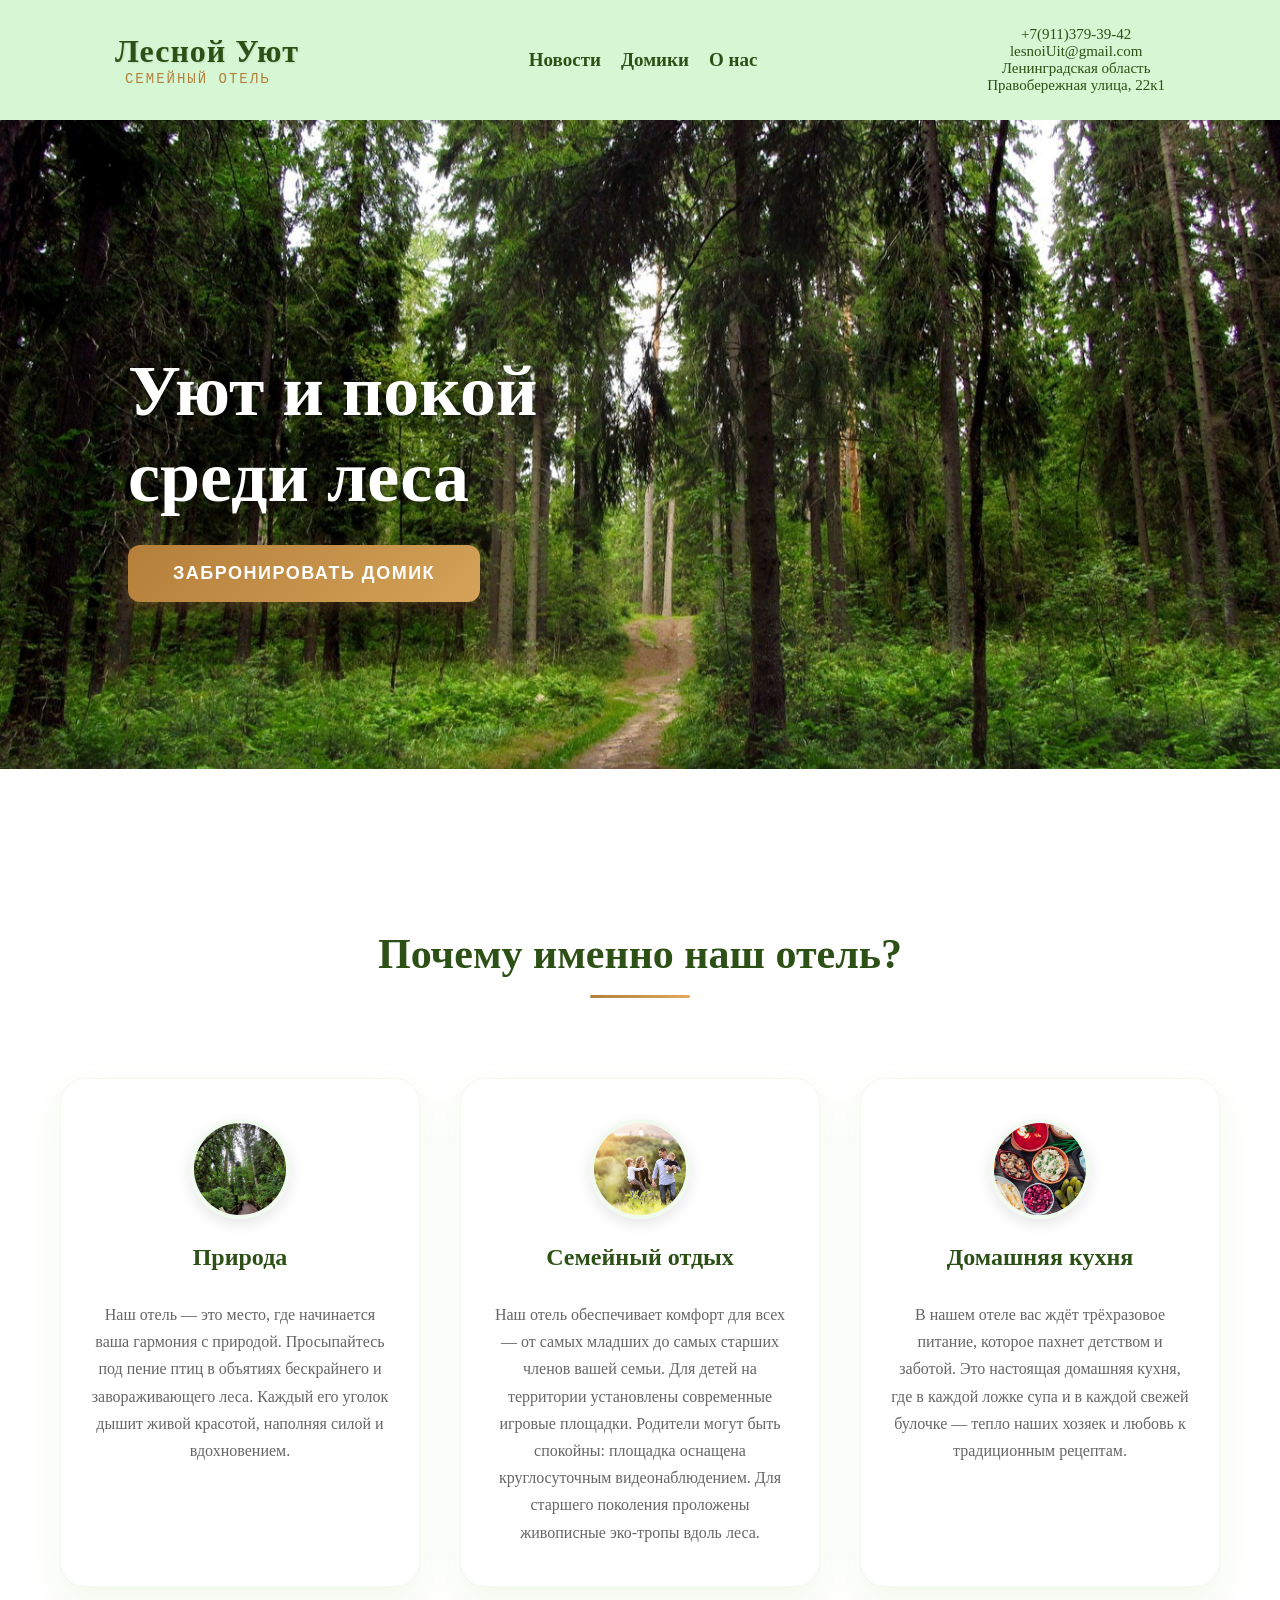
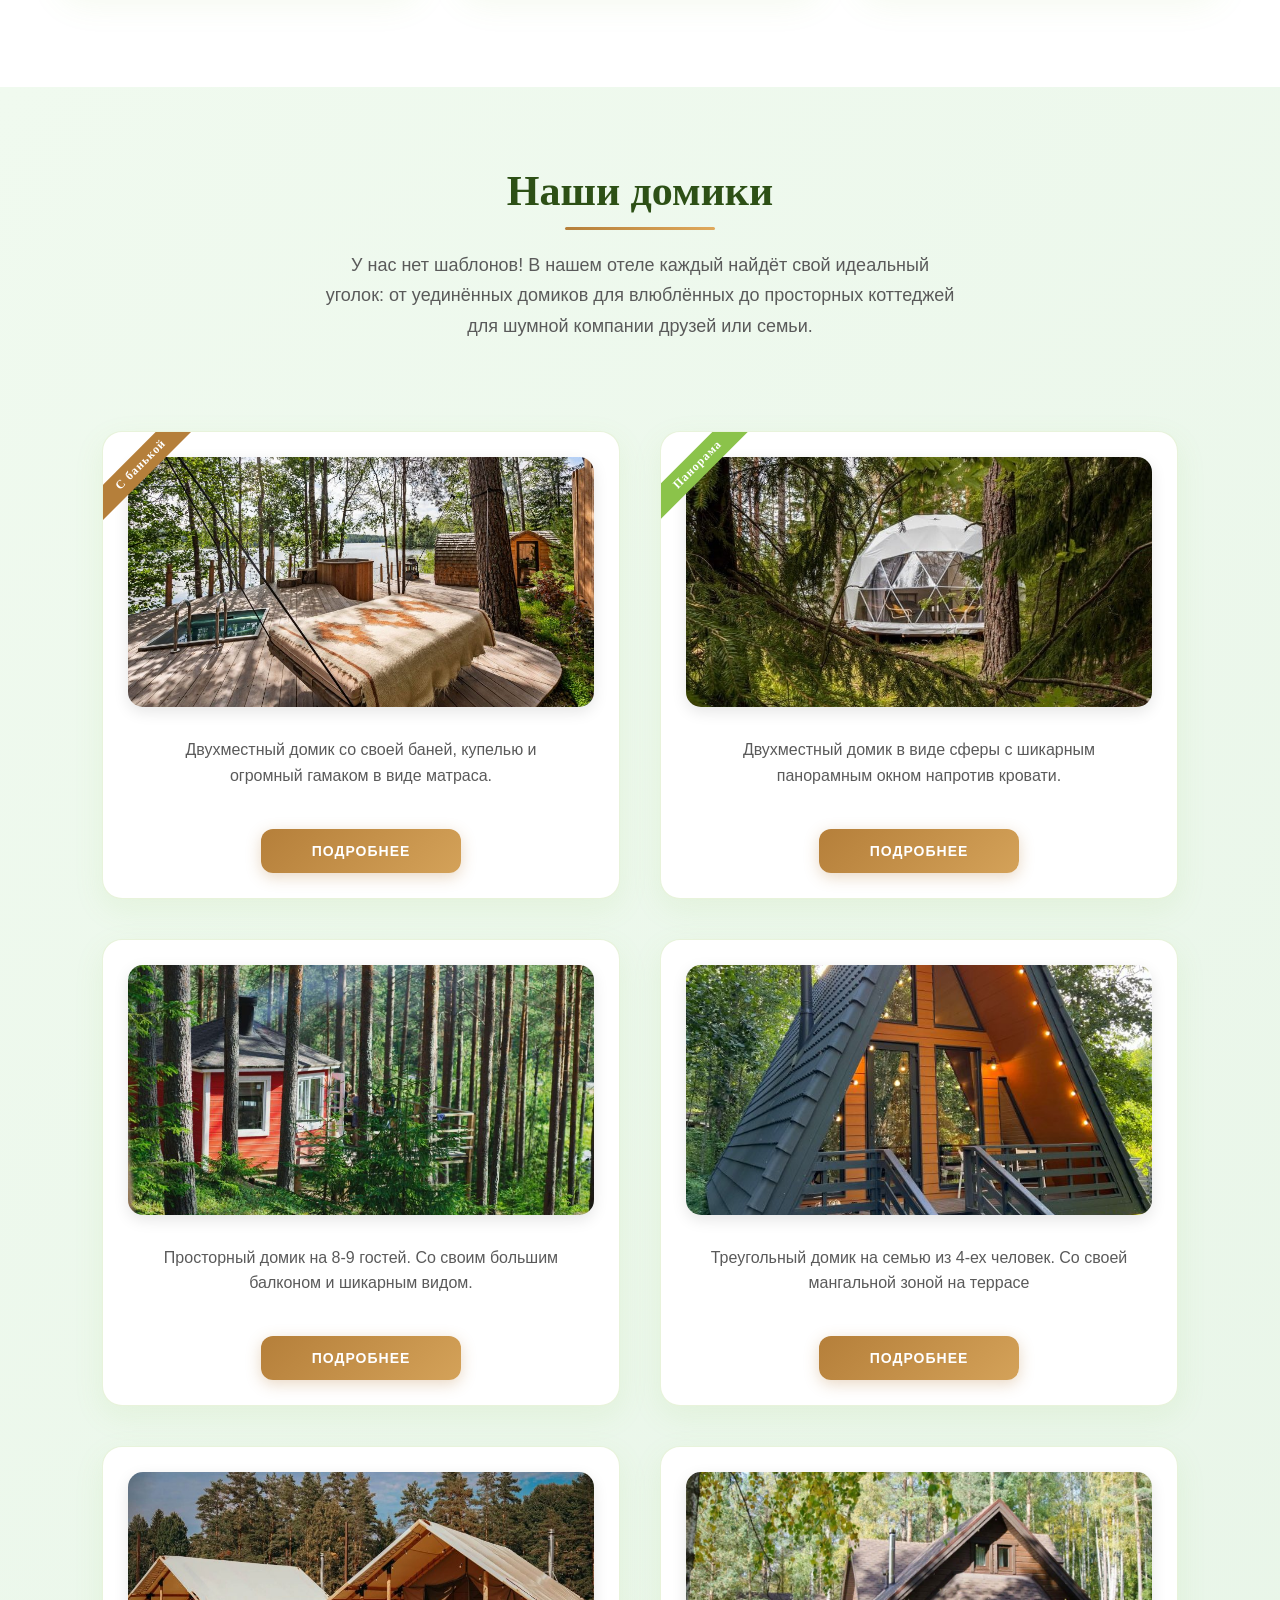
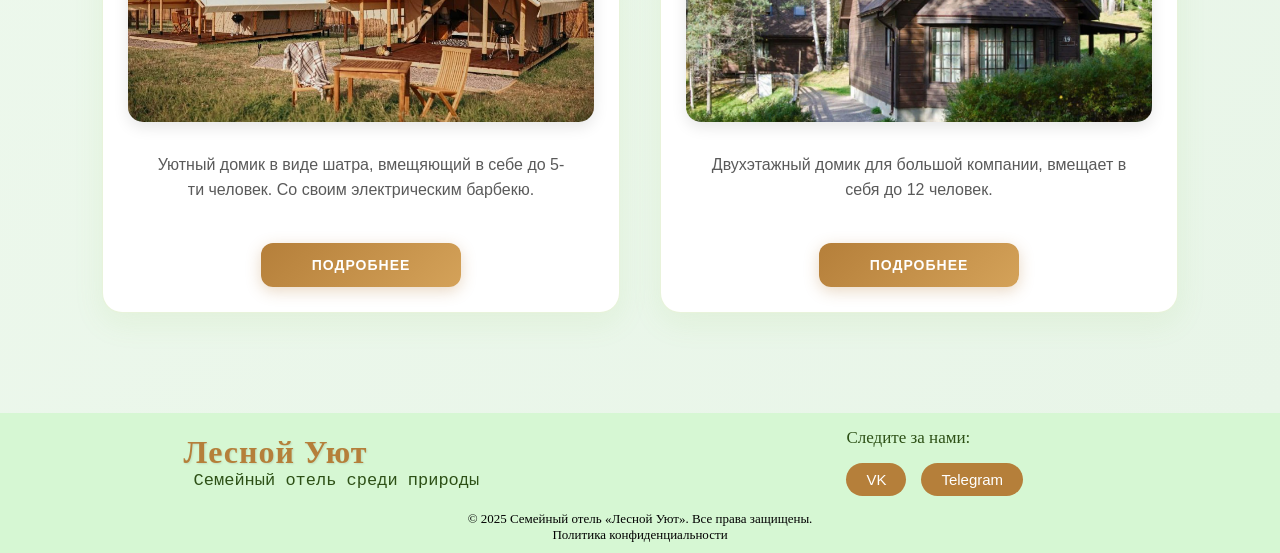
<file: index.html>
<!DOCTYPE html>
<html lang="ru">
<head>
    <meta charset="UTF-8">
    <meta name="viewport" content="width=device-width, initial-scale=1.0">
    <title>Document</title>
    <link rel="stylesheet" href="static/css/style.css"/>
</head>
<body>
    <header class="header">
        <a href="/index.html" class="header_link">
            <div class="header_container">
                <h1 class="header_title">Лесной Уют</h1>
                <h5 class="header_title_2">Семейный отель</h5>
            </div>
        </a>
        <nav class="header_nav">
            <ul class="header_ul">
                <li><a href="/news.html" class="header_li">Новости</a></li>
                <li><a href="/service/catalog.html" class="header_li">Домики</a></li>
                <li><a href="/about.html" class="header_li">О нас</a></li>
            </ul>
        </nav>
        <address class="header_address">
            <a class="phone" href="tel:+70000000000">+7(911)379-39-42</a>
            <a class="mail" href="mailto:mail@example.com">lesnoiUit@gmail.com</a>
            <a class="address">Ленинградская область</a>
            <a class="address">Правобережная улица, 22к1</a>
        </address>
    </header>

    <main class="main">
        <section class="main_photo">
            <h2 class="section_text">Уют и покой <br> среди леса</h2>
            <form action="service/catalog.html" method="get">
                <button class="section_button" type="submit">
                    Забронировать домик
                </button>
            </form>
        </section>
        <section class="main_osoben" id="osobennosti">
                <h3 class="osoben_title">Почему именно наш отель?</h3>
                <div class="osoben_container">
                    <div class="nature">
                        <img class="image_osoben" src="./static/images/nature.jpg"/>
                        <h4 class="osoben_container_title">Природа</h4>
                        <p class="osoben_text">Наш отель — это место, где начинается ваша гармония с природой. 
                        Просыпайтесь под пение птиц в объятиях бескрайнего и завораживающего леса. Каждый его уголок 
                        дышит живой красотой, наполняя силой и вдохновением.  </p>
                    </div>
                    <div class="family">
                        <img class="image_osoben" src="./static/images/fam.jpeg"/>
                        <h4 class="osoben_container_title">Семейный отдых</h4>
                        <p class="osoben_text">Наш отель обеспечивает комфорт для всех — от самых младших до самых 
                        старших членов вашей семьи. Для детей на территории установлены современные игровые площадки.
                         Родители могут быть спокойны: площадка оснащена круглосуточным видеонаблюдением. 
                         Для старшего поколения проложены живописные эко-тропы вдоль леса.</p>
                        </p>
                    </div>
                    <div class="kitchen">
                        <img class="image_osoben" src="./static/images/kitchen.jpg">
                        <h4 class="osoben_container_title">Домашняя кухня</h4>
                        <p class="osoben_text">В нашем отеле вас ждёт трёхразовое питание, которое пахнет детством 
                        и заботой. Это настоящая домашняя кухня, где в каждой ложке супа и в каждой свежей булочке — тепло 
                        наших хозяек и любовь к традиционным рецептам.</p>
                    </div>
            </div>
        </section>
        <section class="main_domiki" id="home">
            <div class="title_container">
                <h3 class="domiki_title">Наши домики</h3>
                <h5 class="domiki_title_5">У нас нет шаблонов! В нашем отеле каждый найдёт свой идеальный уголок:
                    от уединённых домиков для влюблённых до просторных коттеджей для шумной компании друзей или семьи.
                </h5>
            </div>
            <div class="domiki_container">
                <div class="safari">
                    <img class="image_domiki" src="./static/images/safari.jpg"/>
                    <p class="domiki_text">Двухместный домик со своей баней, купелью и огромный гамаком в виде матраса.</p>
                    <button class="domiki_button">Подробнее</button>
                </div>
                <div class="sfera">
                    <img class="image_domiki" src="./static/images/sfera.jpg"/>
                    <p class="domiki_text">Двухместный домик в виде сферы с шикарным панорамным окном напротив кровати.</p>
                    <button class="domiki_button">Подробнее</button>
                </div>
                <div class="derevo">
                    <img class="image_domiki" src="./static/images/derevo.jpg"/>
                    <p class="domiki_text">Просторный домик на 8-9 гостей. Со своим большим балконом и шикарным видом. </p>
                    <button class="domiki_button">Подробнее</button>
                </div>
                <div class="izb">
                    <img class="image_domiki" src="./static/images/izb.jpg"/>
                    <p class="domiki_text">Треугольный домик на семью из 4-ех человек. Со своей мангальной зоной на террасе</p>
                    <button class="domiki_button">Подробнее</button>
                </div>
                <div class="shater">
                    <img class="image_domiki" src="./static/images/shater.jpg">
                    <p class="domiki_text">Уютный домик в виде шатра, вмещяющий в себе до 5-ти человек. Со своим электрическим барбекю.</p>
                    <button class="domiki_button">Подробнее</button>
                </div>
                <div class="derevo_2">
                    <img class="image_domiki" src="./static/images/derevo_2.jpg"/>
                    <p class="domiki_text">Двухэтажный домик для большой компании, вмещает в себя до 12 человек.</p>
                    <button class="domiki_button">Подробнее</button>
                </div>
            </div>
        </section>
    </main>
    <footer class="footer">
    <div class="footer_container">
        <div class="footer_main">
            <div class="footer_logo">
                <h3 class="footer_title">Лесной Уют</h3>
                <p class="footer_subtitle">Семейный отель среди природы</p>
            </div>
            <div class="footer_social">
                <p class="social_text">Следите за нами:</p>
                <div class="social_links">
                    <button href="#" class="social_link"><a href="https://vk.com/" class="link_text">VK</a></button>
                    <button href="#" class="social_link"><a a href="https://web.telegram.org/" class="link_text">Telegram</a></button>
                </div>
            </div>
        </div>
        <div class="footer_bottom">
            <p class="copyright">© 2025 Семейный отель «Лесной Уют». Все права защищены.</p>
            <a href="#" class="privacy_link">Политика конфиденциальности</a>
        </div>
    </div>
</footer>
</body>
</html>
</file>
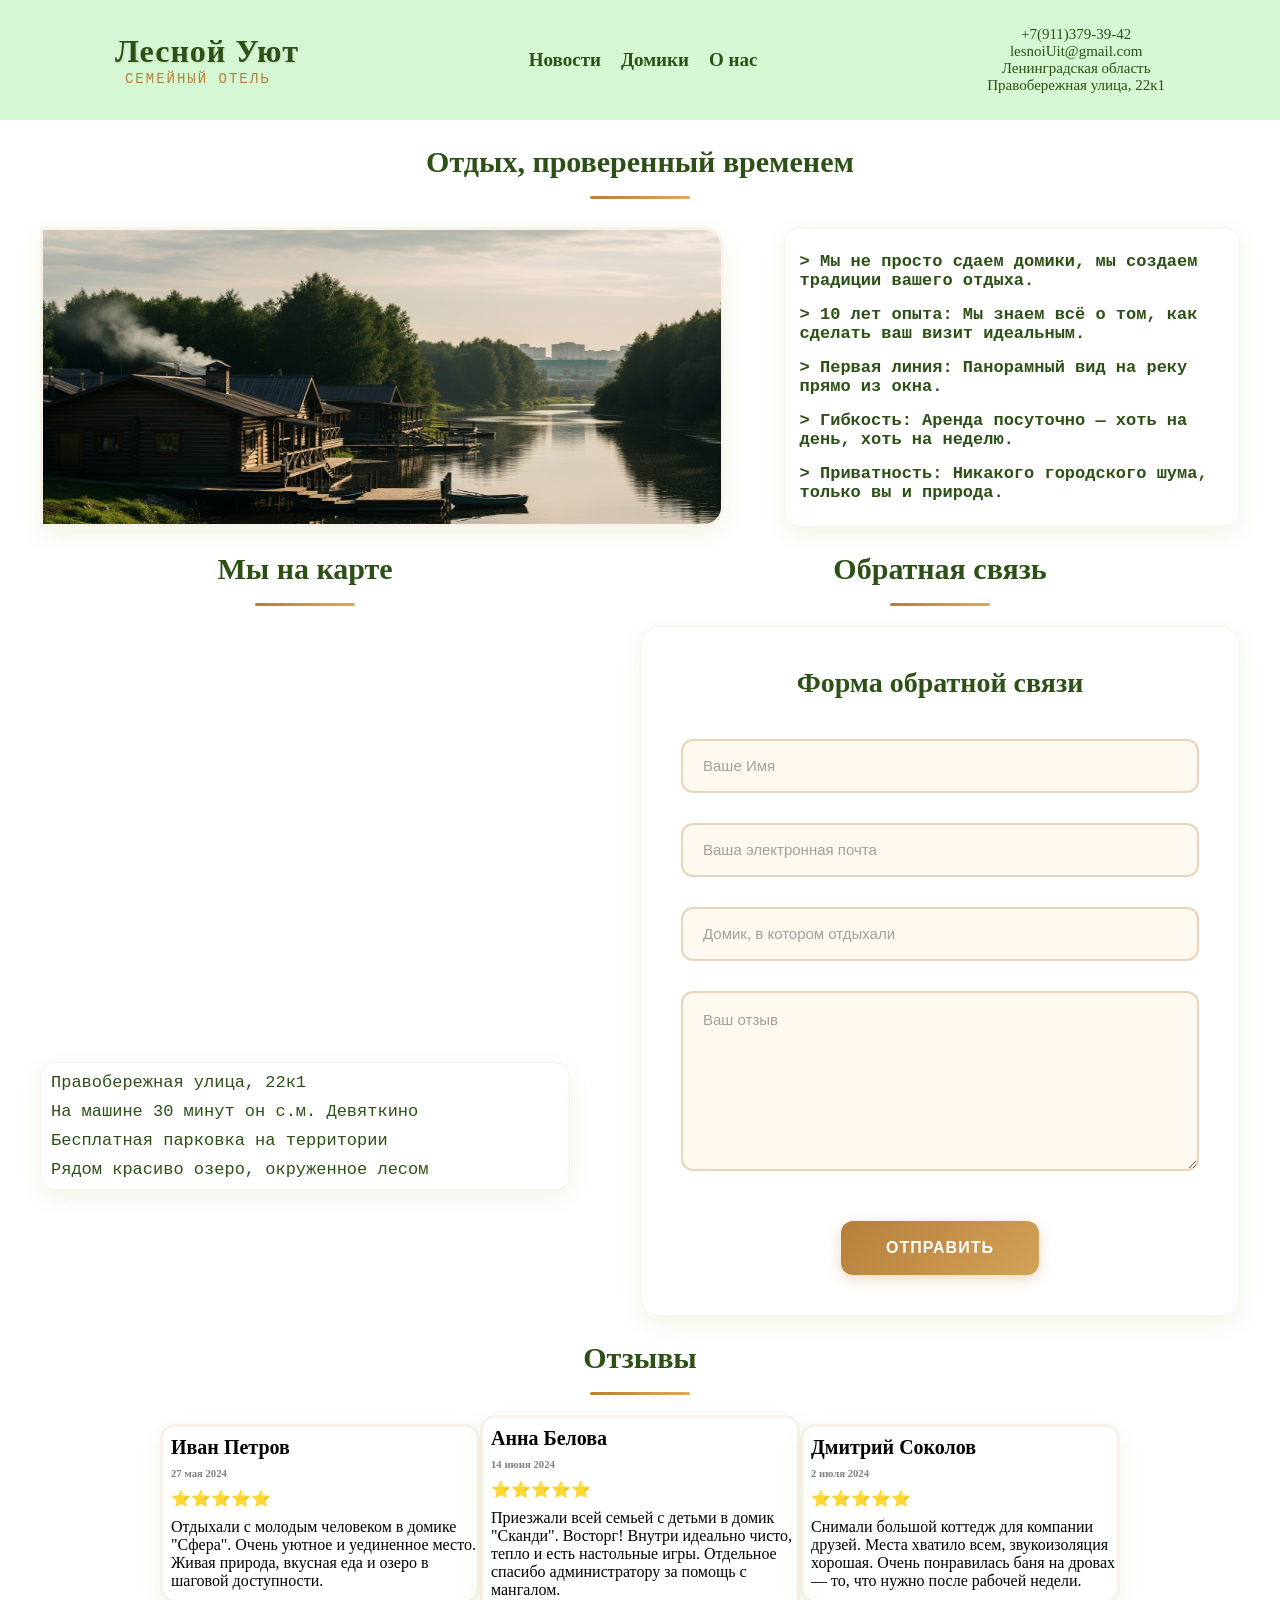
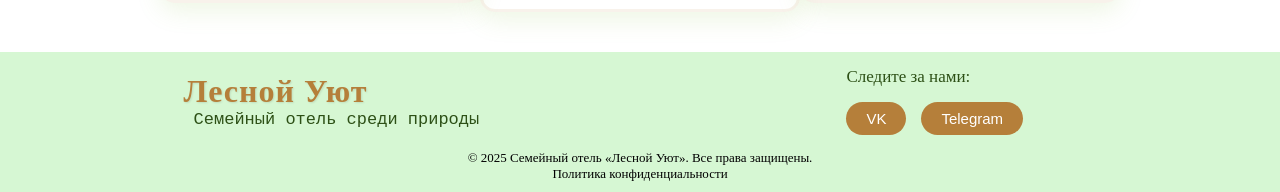
<file: about.html>
<!DOCTYPE html>
<html lang="ru">
<head>
    <meta charset="UTF-8">
    <meta name="viewport" content="width=device-width, initial-scale=1.0">
    <title>Document</title>
    <link rel="stylesheet" href="static/css/style.css"/>
    <link rel="stylesheet" href="static/css/about.css"/>
</head>
<body>
    <header class="header">
        <a href="/index.html" class="header_link">
            <div class="header_container">
                <h1 class="header_title">Лесной Уют</h1>
                <h5 class="header_title_2">Семейный отель</h5>
            </div>
        </a>
        <nav class="header_nav">
            <ul class="header_ul">
                <li><a href="/news.html" class="header_li">Новости</a></li>
                <li><a href="/service/catalog.html" class="header_li">Домики</a></li>
                <li><a href="/about.html" class="header_li">О нас</a></li>
            </ul>
        </nav>
        <address class="header_address">
            <a class="phone" href="tel:+70000000000">+7(911)379-39-42</a>
            <a class="mail" href="mailto:mail@example.com">lesnoiUit@gmail.com</a>
            <a class="address">Ленинградская область</a>
            <a class="address">Правобережная улица, 22к1</a>
        </address>
    </header>
    <main class="main">
        <section class="section_info">
            <h3 class="info_title">Отдых, проверенный временем</h3>
            <div class="info_container">
                <img class="info_image" src="static/images/info2.png"/>
                <div class="container_text">
                    <p class="info_text">> Мы не просто сдаем домики, мы создаем традиции вашего отдыха.</p>
                    <p class="info_text">> 10 лет опыта: Мы знаем всё о том, как сделать ваш визит идеальным.</p>
                    <p class="info_text">> Первая линия: Панорамный вид на реку прямо из окна.</p>
                    <p class="info_text">> Гибкость: Аренда посуточно — хоть на день, хоть на неделю.</p>
                    <p class="info_text">> Приватность: Никакого городского шума, только вы и природа.</p>
                </div>
            </div>
        </section>
        <section class="section_map">
            <div class="map">
                <h2 class="map_title">Мы на карте</h2>
                <div class="map_container">
                    <iframe class="map_tabl"
                    src="https://yandex.ru/map-widget/v1/?um=constructor%3A91652b79991ecb75947cbf6378f53c416816dc33367e64e46470ac281bd2a720&amp;
                    source=constructor"
                    width="500" 
                    height="400" 
                    frameborder="0">
                    </iframe>
                    <div class="mapText_container">
                        <p class="map_text">Правобережная улица, 22к1</p>
                        <p class="map_text">На машине 30 минут он с.м. Девяткино</p>
                        <p class="map_text">Бесплатная парковка на территории</p>
                        <p class="map_text">Рядом красиво озеро, окруженное лесом</p>
                    </div>
                </div>
            </div>
            <div class="svazi">
                <h2 class="svazi_title">Обратная связь</h2>
                <div class="svazi_tabl">
                    <h4 class="tabl_title">Форма обратной связи</h4>
                    <input  type="text" placeholder="Ваше Имя" required>
                    <input type="email" placeholder="Ваша электронная почта" required>
                    <input type="text" placeholder="Домик, в котором отдыхали" required>
                    <textarea class="message" name="message" placeholder="Ваш отзыв" maxlength="1000"></textarea>
                    <button class="tabl_button">Отправить</button>
                </div>
            </div>
        </section>
        <section class="section_reviews">
            <h3 class="reviews_title">Отзывы</h3>
            <div class="reviews_container">
                <div class="reviews_container">
                <div class="reviews">
                    <h4 class="reviews_name">Иван Петров</h4>
                    <h6 class="reviews_data">27 мая 2024</h6>
                    <p class="reviews_stars">⭐⭐⭐⭐⭐</p>
                    <p class="reviews_text">Отдыхали с молодым человеком в домике "Сфера". Очень уютное и 
                        уединенное место. Живая природа, вкусная еда и озеро в шаговой доступности.</p>
                </div>

                <div class="reviews">
                    <h4 class="reviews_name">Анна Белова</h4>
                    <h6 class="reviews_data">14 июня 2024</h6>
                    <p class="reviews_stars">⭐⭐⭐⭐⭐</p>
                    <p class="reviews_text">Приезжали всей семьей с детьми в домик "Сканди". Восторг! Внутри идеально чисто, тепло и есть настольные игры. Отдельное спасибо администратору за помощь с мангалом.</p>
                </div>

                <div class="reviews">
                    <h4 class="reviews_name">Дмитрий Соколов</h4>
                    <h6 class="reviews_data">2 июля 2024</h6>
                    <p class="reviews_stars">⭐⭐⭐⭐⭐</p>
                    <p class="reviews_text">Снимали большой коттедж для компании друзей. Места хватило всем, звукоизоляция хорошая. Очень понравилась баня на дровах — то, что нужно после рабочей недели.</p>
                </div>
            </div>
            </div>
        </section>
    </main>
    <footer class="footer">
        <div class="footer_container">
            <div class="footer_main">
                <div class="footer_logo">
                    <h3 class="footer_title">Лесной Уют</h3>
                    <p class="footer_subtitle">Семейный отель среди природы</p>
                </div>
                <div class="footer_social">
                    <p class="social_text">Следите за нами:</p>
                    <div class="social_links">
                        <button href="#" class="social_link"><a href="https://vk.com/" class="link_text">VK</a></button>
                        <button href="#" class="social_link"><a a href="https://web.telegram.org/" class="link_text">Telegram</a></button>
                    </div>
                </div>
            </div>
            <div class="footer_bottom">
                <p class="copyright">© 2025 Семейный отель «Лесной Уют». Все права защищены.</p>
                <a href="#" class="privacy_link">Политика конфиденциальности</a>
            </div>
        </div>
    </footer>
</body>
</html>
</file>
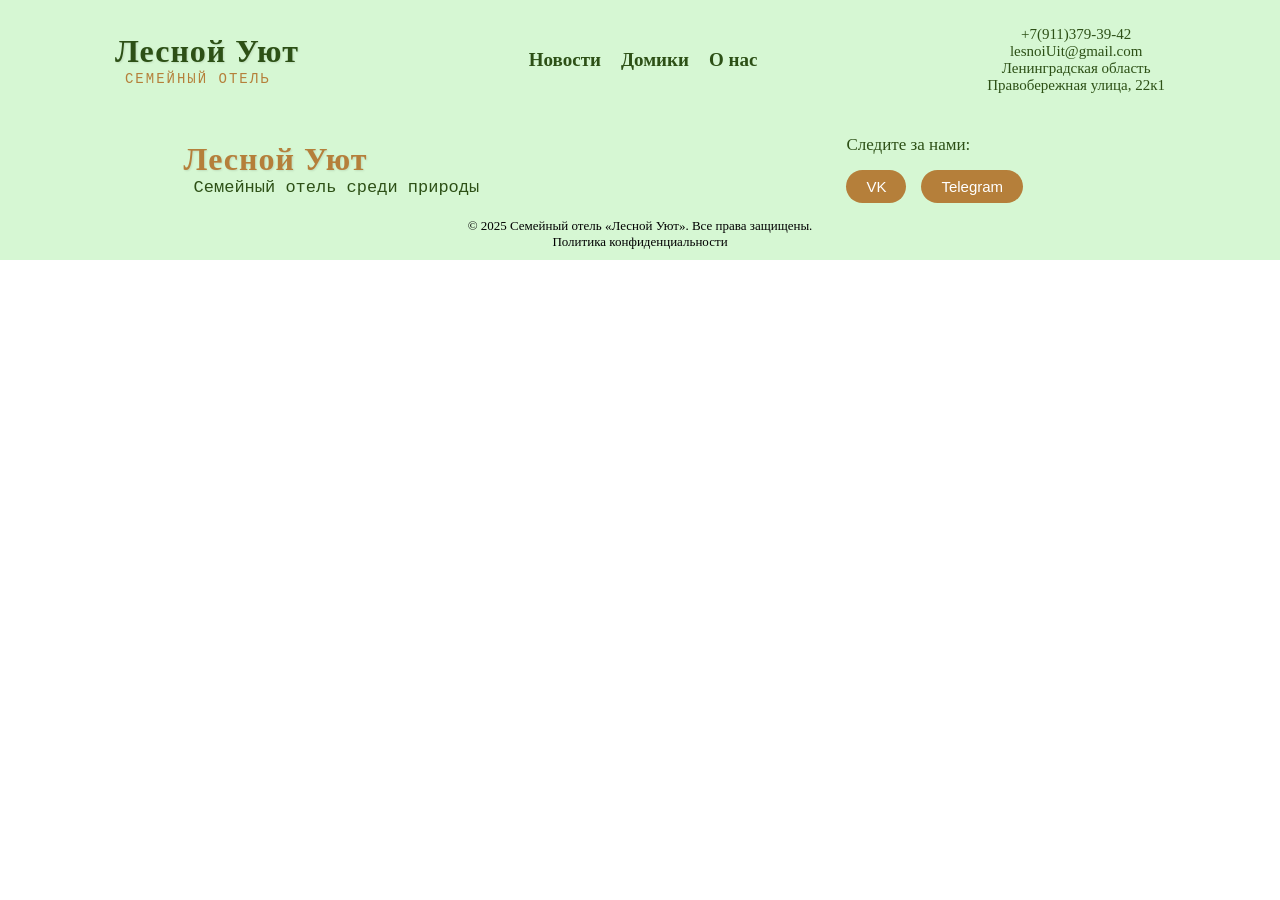
<file: news.html>
<!DOCTYPE html>
<html lang="ru">
<head>
    <meta charset="UTF-8">
    <meta name="viewport" content="width=device-width, initial-scale=1.0">
    <title>Document</title>
    <link rel="stylesheet" href="static/css/style.css"/>
</head>
<body>
    <header class="header">
        <a href="/index.html" class="header_link">
            <div class="header_container">
                <h1 class="header_title">Лесной Уют</h1>
                <h5 class="header_title_2">Семейный отель</h5>
            </div>
        </a>
        <nav class="header_nav">
            <ul class="header_ul">
                <li><a href="/news.html" class="header_li">Новости</a></li>
                <li><a href="/service/catalog.html" class="header_li">Домики</a></li>
                <li><a href="/about.html" class="header_li">О нас</a></li>
            </ul>
        </nav>
        <address class="header_address">
            <a class="phone" href="tel:+70000000000">+7(911)379-39-42</a>
            <a class="mail" href="mailto:mail@example.com">lesnoiUit@gmail.com</a>
            <a class="address">Ленинградская область</a>
            <a class="address">Правобережная улица, 22к1</a>
        </address>
    </header>
    <main class="main">
        
    </main>
    <footer class="footer">
        <div class="footer_container">
            <div class="footer_main">
                <div class="footer_logo">
                    <h3 class="footer_title">Лесной Уют</h3>
                    <p class="footer_subtitle">Семейный отель среди природы</p>
                </div>
                <div class="footer_social">
                    <p class="social_text">Следите за нами:</p>
                    <div class="social_links">
                        <button href="#" class="social_link"><a href="https://vk.com/" class="link_text">VK</a></button>
                        <button href="#" class="social_link"><a a href="https://web.telegram.org/" class="link_text">Telegram</a></button>
                    </div>
                </div>
            </div>
            <div class="footer_bottom">
                <p class="copyright">© 2025 Семейный отель «Лесной Уют». Все права защищены.</p>
                <a href="#" class="privacy_link">Политика конфиденциальности</a>
            </div>
        </div>
    </footer>
</body>
</html>
</file>
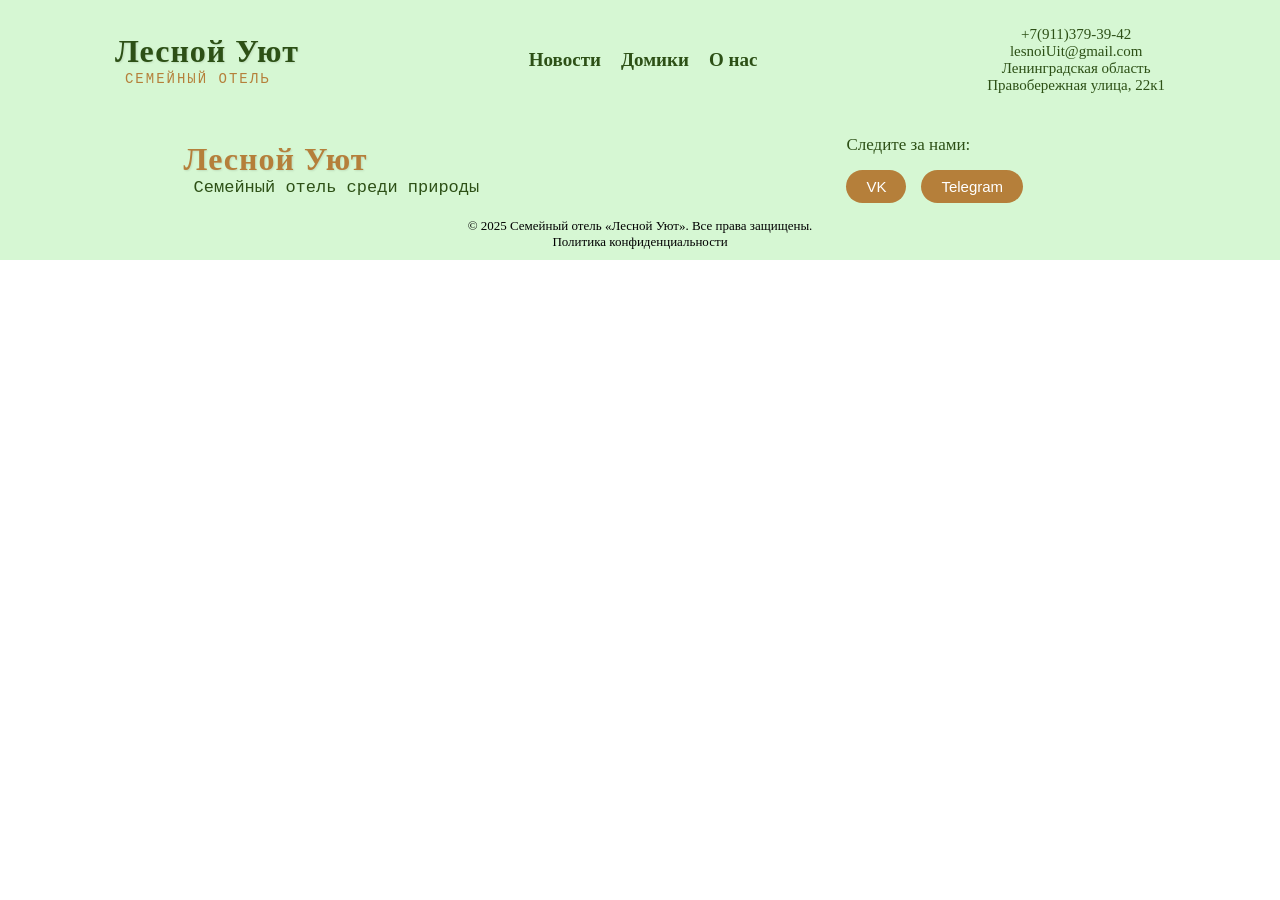
<file: service/catalog.html>
<!DOCTYPE html>
<html lang="ru">
<head>
    <meta charset="UTF-8">
    <meta name="viewport" content="width=device-width, initial-scale=1.0">
    <title>Document</title>
    <link rel="stylesheet" href="../static/css/style.css"/>
</head>
<body>
    <header class="header">
        <a href="/index.html" class="header_link">
            <div class="header_container">
                <h1 class="header_title">Лесной Уют</h1>
                <h5 class="header_title_2">Семейный отель</h5>
            </div>
        </a>
        <nav class="header_nav">
            <ul class="header_ul">
                <li><a href="/news.html" class="header_li">Новости</a></li>
                <li><a href="/service/catalog.html" class="header_li">Домики</a></li>
                <li><a href="/about.html" class="header_li">О нас</a></li>
            </ul>
        </nav>
        <address class="header_address">
            <a class="phone" href="tel:+70000000000">+7(911)379-39-42</a>
            <a class="mail" href="mailto:mail@example.com">lesnoiUit@gmail.com</a>
            <a class="address">Ленинградская область</a>
            <a class="address">Правобережная улица, 22к1</a>
        </address>
    </header>
    <main class="main">
        
    </main>
    <footer class="footer">
        <div class="footer_container">
            <div class="footer_main">
                <div class="footer_logo">
                    <h3 class="footer_title">Лесной Уют</h3>
                    <p class="footer_subtitle">Семейный отель среди природы</p>
                </div>
                <div class="footer_social">
                    <p class="social_text">Следите за нами:</p>
                    <div class="social_links">
                        <button href="#" class="social_link"><a href="https://vk.com/" class="link_text">VK</a></button>
                        <button href="#" class="social_link"><a a href="https://web.telegram.org/" class="link_text">Telegram</a></button>
                    </div>
                </div>
            </div>
            <div class="footer_bottom">
                <p class="copyright">© 2025 Семейный отель «Лесной Уют». Все права защищены.</p>
                <a href="#" class="privacy_link">Политика конфиденциальности</a>
            </div>
        </div>
    </footer>
</body>
</html>
</file>
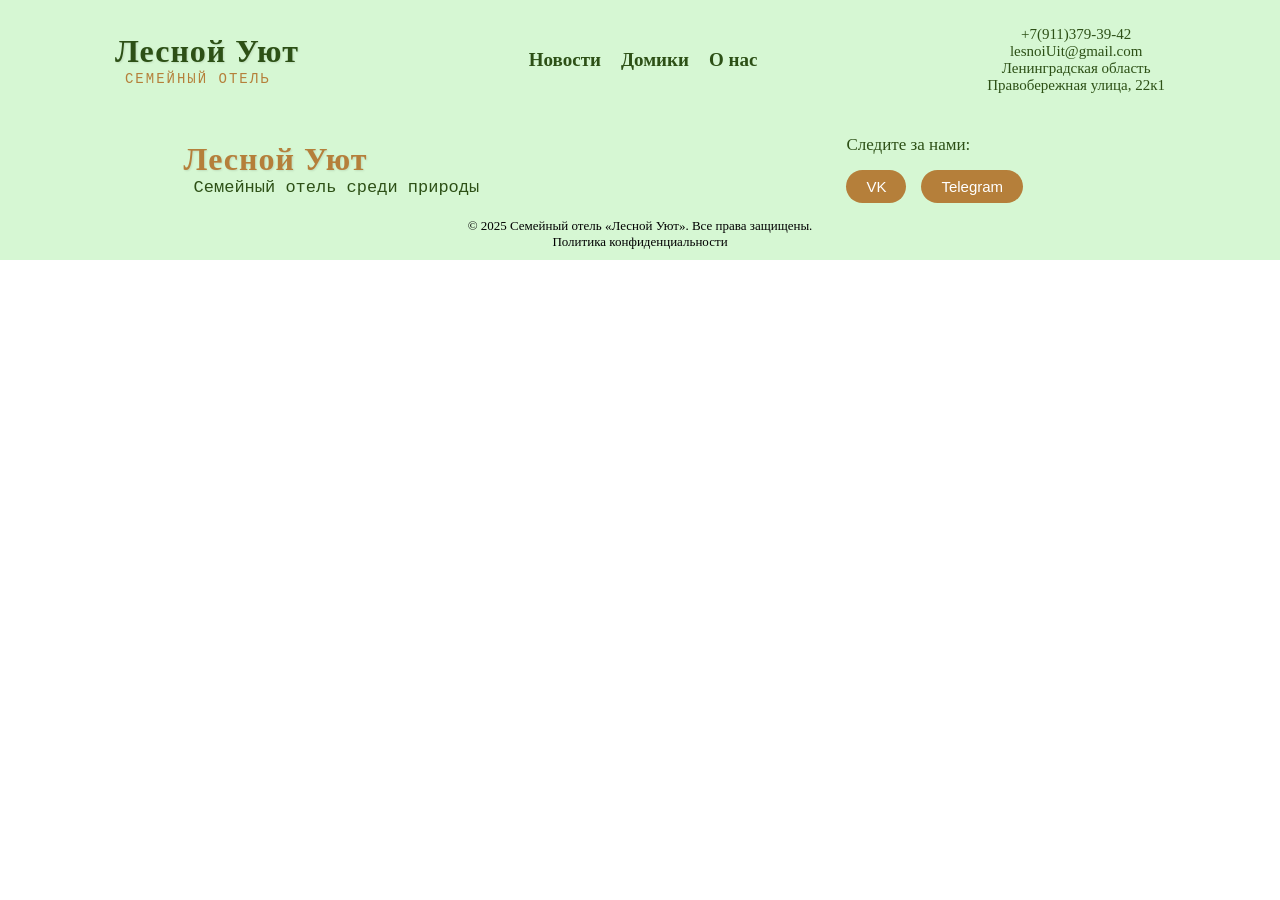
<file: service/product.html>
<!DOCTYPE html>
<html lang="ru">
<head>
    <meta charset="UTF-8">
    <meta name="viewport" content="width=device-width, initial-scale=1.0">
    <title>Document</title>
    <link rel="stylesheet" href="../static/css/style.css"/>
</head>
<body>
    <header class="header">
        <a href="/index.html" class="header_link">
            <div class="header_container">
                <h1 class="header_title">Лесной Уют</h1>
                <h5 class="header_title_2">Семейный отель</h5>
            </div>
        </a>
        <nav class="header_nav">
            <ul class="header_ul">
                <li><a href="/news.html" class="header_li">Новости</a></li>
                <li><a href="/service/catalog.html" class="header_li">Домики</a></li>
                <li><a href="/about.html" class="header_li">О нас</a></li>
            </ul>
        </nav>
        <address class="header_address">
            <a class="phone" href="tel:+70000000000">+7(911)379-39-42</a>
            <a class="mail" href="mailto:mail@example.com">lesnoiUit@gmail.com</a>
            <a class="address">Ленинградская область</a>
            <a class="address">Правобережная улица, 22к1</a>
        </address>
    </header>
    <main class="main">

    </main>
    <footer class="footer">
        <div class="footer_container">
            <div class="footer_main">
                <div class="footer_logo">
                    <h3 class="footer_title">Лесной Уют</h3>
                    <p class="footer_subtitle">Семейный отель среди природы</p>
                </div>
                <div class="footer_social">
                    <p class="social_text">Следите за нами:</p>
                    <div class="social_links">
                        <button href="#" class="social_link"><a href="https://vk.com/" class="link_text">VK</a></button>
                        <button href="#" class="social_link"><a a href="https://web.telegram.org/" class="link_text">Telegram</a></button>
                    </div>
                </div>
            </div>
            <div class="footer_bottom">
                <p class="copyright">© 2025 Семейный отель «Лесной Уют». Все права защищены.</p>
                <a href="#" class="privacy_link">Политика конфиденциальности</a>
            </div>
        </div>
    </footer>
</body>
</html>
</file>
<file: static/css/style.css>
* { margin: 0; padding: 0; box-sizing: border-box; }

body {
    max-width: 1600px;
    width: 100%;
    margin-left: 0;
    padding: 0;
}

.header {
    display: flex;
    flex-direction: row;
    justify-content: space-around;
    align-items: center;
    height: 120px;
    max-width: 100%;
    background-color: #d6f7d3;
    color: black;
}

.header_container {
    display: flex;
    flex-direction: column;
    gap: 0.5px;
    font-family: "Courier New", monospace;
}

.header_title {
    font-family: "Georgia", serif;
    font-size: 32px;
    color: #2d5016;
    letter-spacing: 1px;
    text-shadow: 1px 1px 2px rgba(0, 0, 0, 0.1);
} 

.header_title_2 {
    font-size: 14px;
    color: #b57f3a;
    font-weight: 500;
    letter-spacing: 2px;
    text-transform: uppercase;
    position: relative;
    padding-left: 10px;
}


.header_ul {
    display: flex;
    flex-direction: row;
    gap: 20px;
    list-style-type: none;
}

.header_li {
    text-decoration: none;
    color: #2d5016;
    font-size: 19px;
    font-weight: 600;
    padding: 8px 0;
}

.header_li:hover {
    text-decoration: underline;
    color: #5d401a;
}

.header_link {
    text-decoration: none;
    color: inherit;
    display: inline-block;
}

.header_link:hover .header_container {
    opacity: 0.8;
}

.header_address {
    display: flex;
    flex-direction: column;
}

.header_address {
    font-style: normal;
    font-size: 15px;
    color: #2d5016;
    text-align: center;
}

.phone,
.mail {
    text-decoration: none;
    color: #2d5016;
}

.main {
    max-width: 100%;
}

.main_photo {
    height: 710px;
    background-image: url(../images/les2.jpg);
    background-repeat: no-repeat;
    object-fit: contain;
    object-position: bottom;
    background-size: 100% auto;
    display: flex;
    flex-direction: column;
    align-items: start;
    justify-content: center;
    gap: 25px;
    padding-left: 10%;
}


.section_text {
    color: white;
    font-family: "Georgia", serif;
    font-size: 4.5rem;
    text-shadow: 2px 2px 8px rgba(0, 0, 0, 0.5);
    line-height: 1.2;
    max-width: 800px;
}

.section_button {
    display: inline-block;
    padding: 18px 45px;
    background: linear-gradient(135deg, #b57f3a 0%, #d4a259 100%);
    color: white;
    text-decoration: none;
    font-size: 18px;
    font-weight: 600;
    border-radius: 12px;
    transition: all 0.3s ease;
    text-transform: uppercase;
    letter-spacing: 1.5px;
    border: none;
    cursor: pointer;
    box-shadow: 0 6px 20px rgba(181, 127, 58, 0.3);
}
.main_osoben {
    max-width: 1200px;
    padding: 100px 20px;
    margin: 0 auto;
    display: flex;
    flex-direction: column;
    align-items: center;
    gap: 60px;
}

.osoben_title {
    text-align: center;
    font-family: "Georgia", serif;
    font-size: 42px;
    color: #2d5016;
    margin-bottom: 20px;
    position: relative;
    padding-bottom: 20px;
}

.osoben_title::after {
    content: '';
    position: absolute;
    bottom: 0;
    left: 50%;
    transform: translateX(-50%);
    width: 100px;
    height: 3px;
    background: linear-gradient(90deg, #b57f3a, #e0a95c);
    border-radius: 2px;
}

.osoben_container {
    display: flex;
    justify-content: center;
    gap: 40px;
    flex-wrap: wrap;
}

.family,
.nature,
.kitchen {
    flex: 1;
    min-width: 300px;
    max-width: 380px;
    display: flex;
    flex-direction: column;
    align-items: center;
    background: white;
    border-radius: 25px;
    padding: 40px 30px;
    box-shadow: 0 15px 35px rgba(139, 195, 74, 0.1);
    transition: all 0.4s ease;
    border: 1px solid rgba(139, 195, 74, 0.1);
    position: relative;
    overflow: hidden;
}


.image_osoben {
    width: 100px;
    height: 100px;
    margin: 0 auto 25px;
    border-radius: 50%;
    border: 4px solid #f0faef;
    box-shadow: 0 5px 15px rgba(0, 0, 0, 0.1);
    object-fit: cover;
    transition: transform 0.3s ease;
}

.osoben_container_title {
    font-family: "Georgia", serif;
    font-size: 24px;
    color: #2d5016;
    margin-bottom: 20px;
    font-weight: 600;
}

.osoben_text {
    width: 100%;
    color: #666;
    font-size: 16px;
    line-height: 1.7;
    text-align: center;
    margin-top: 10px; 
}
.main_domiki {
    max-width: 100%;
    padding: 80px 20px;
    margin: 0 auto;
    display: flex;
    flex-direction: column;
    align-items: center;
    gap: 50px;
    background: linear-gradient(135deg, #f0faef 0%, #e8f5e8 100%);
    position: relative;
    overflow: hidden;
}

.title_container {
    text-align: center;
    max-width: 900px;
    margin-bottom: 20px;
}

.domiki_title {
    font-family: "Georgia", serif;
    font-size: 42px;
    color: #2d5016;
    margin-bottom: 20px;
    position: relative;
    padding-bottom: 15px;
}

.domiki_title::after {
    content: '';
    position: absolute;
    bottom: 0;
    left: 50%;
    transform: translateX(-50%);
    width: 150px;
    height: 3px;
    background: linear-gradient(90deg, #b57f3a, #e0a95c);
    border-radius: 2px;
}

.domiki_title_5 {
    color: #5a5a5a;
    font-family: "Segoe UI", Tahoma, Geneva, Verdana, sans-serif;
    font-size: 18px;
    line-height: 1.7;
    width: 80%;
    max-width: 800px;
    margin: 0 auto;
    text-align: center;
    font-weight: 400;
}

.domiki_container {
    width: 90%;
    max-width: 1400px;
    display: grid;
    grid-template-columns: repeat(auto-fit, minmax(350px, 1fr));
    gap: 40px;
    margin: 0 auto;
    padding: 20px;
}

.safari,
.sfera,
.derevo,
.izb,
.shater,
.derevo_2 {
    display: flex;
    flex-direction: column;
    align-items: center;
    gap: 20px;
    background-color: white;
    border-radius: 20px;
    padding: 25px;
    box-shadow: 0 10px 30px rgba(139, 195, 74, 0.1);
    transition: all 0.4s cubic-bezier(0.175, 0.885, 0.32, 1.275);
    border: 1px solid rgba(139, 195, 74, 0.2);
    position: relative;
    overflow: hidden;
}

.image_domiki {
    width: 100%;
    height: 250px;
    object-fit: cover;
    border-radius: 15px;
    transition: transform 0.5s ease;
    box-shadow: 0 5px 15px rgba(0, 0, 0, 0.1);
}

.domiki_text {
    width: 90%;
    color: #5a5a5a;
    font-family: "Segoe UI", Tahoma, Geneva, Verdana, sans-serif;
    font-size: 16px;
    line-height: 1.6;
    text-align: center;
    margin: 10px 0;
    flex-grow: 1;
}

.domiki_button {
    display: inline-block;
    padding: 14px 35px;
    background: linear-gradient(135deg, #b57f3a 0%, #d4a259 100%);
    color: white;
    text-decoration: none;
    font-size: 14px;
    font-weight: 600;
    border-radius: 12px;
    transition: all 0.3s ease;
    text-transform: uppercase;
    letter-spacing: 1px;
    border: none;
    cursor: pointer;
    margin-top: 10px;
    box-shadow: 0 4px 15px rgba(181, 127, 58, 0.3);
    position: relative;
    overflow: hidden;
    width: 80%;
    max-width: 200px;
}

.safari::after {
    content: 'С банькой';
    position: absolute;
    top: 20px;
    left: -30px;
    background: #b57f3a;
    color: white;
    padding: 5px 35px;
    transform: rotate(-45deg);
    font-size: 12px;
    font-weight: 600;
    letter-spacing: 1px;
}

.sfera::after {
    content: 'Панорама';
    position: absolute;
    top: 20px;
    left: -30px;
    background: #8bc34a;
    color: white;
    padding: 5px 35px;
    transform: rotate(-45deg);
    font-size: 12px;
    font-weight: 600;
    letter-spacing: 1px;
}

.footer {
    max-width: 100%;
    height: 140px;
    background-color: #d6f7d3;
    display: flex;
    flex-direction: column;
}

.footer_main {
    display: flex;
    flex-direction: row;
    align-items: center;
    justify-content: space-around;
}

.footer_logo {
    display: flex;
    flex-direction: column;
    gap: 0.5px;
    font-family: "Courier New", monospace;
    margin-top: 15px;
}

.footer_title {
    font-family: "Georgia", serif;
    font-size: 32px;
    color: #b57f3a;
    letter-spacing: 1px;
    text-shadow: 1px 1px 2px rgba(0, 0, 0, 0.1);
}

.footer_subtitle {
    font-family: "Courier New", monospace;
    font-size: 17px;
    color: #2d5016;
    font-weight: 500;
    padding-left: 10px;
}

.footer_social {
    min-width: 250px;
    margin-top: 15px;
}

.social_text {
    color: #2d5016;
    font-weight: 500;
    margin-bottom: 15px;
    font-size: 17px;
    align-items: center;
}

.social_links {
    display: flex;
    gap: 15px;
}

.social_link {
    border: none;
    display: inline-block;
    padding: 8px 20px;
    background-color: #b57f3a;
    border-radius: 20px;
    font-size: 14px;
}

.link_text {
    text-decoration: none;
    color: white;
    font-size: 15px;
    font-weight: 500;
}

.footer_bottom {
    display: flex;
    flex-direction: column;
    align-items: center;
    padding-top: 15px;
    font-size: 13px;
}

.privacy_link {
    text-decoration: none;
    color: black;
}
</file>
<file: static/css/about.css>
.section_map {
    max-width: 1200px;
    margin: 0 auto;
    display: grid;
    grid-template-columns: repeat(2,1fr);
    gap: 70px;
}

.map_tabl {
    margin-top: 16px;
    border-radius: 15px;
    
}

.map_container {
    display: flex;
    flex-direction: column;
    align-items: center;
    gap: 20px;
}

.map_text {
    font-family: "Courier New", monospace;
    font-size: 17px;
    color: #2d5016;
    font-weight: 500;
    padding-left: 10px;
    margin: 10px auto;
}

.mapText_container {
    background-color: linear-gradient(135deg, #f0faef 0%, #e8f5e8 100%);
    width: 100%;
    border-radius: 15px;
    box-shadow: 0 8px 25px rgba(139, 195, 74, 0.15);
    border: 1px solid rgba(181, 127, 58, 0.1);
    transition: transform 0.3s ease, box-shadow 0.3s ease;
}

.map_title,
.svazi_title, 
.info_title,
.reviews_title {
    padding-top: 10px;
    text-align: center;
    font-family: "Georgia", serif;
    font-size: 30px;
    color: #2d5016;
    margin-bottom: 20px;
    position: relative;
    padding-bottom: 20px;
}

.map_title::after,
.svazi_title::after,
.info_title::after,
.reviews_title::after
{
    content: '';
    position: absolute;
    bottom: 0;
    left: 50%;
    transform: translateX(-50%);
    width: 100px;
    height: 3px;
    background: linear-gradient(90deg, #b57f3a, #e0a95c);
    border-radius: 2px;
}

.svazi_tabl {
    margin-top: 15px;
    margin-bottom: 15px;
    display: flex;
    flex-direction: column;
    align-items: center;
    gap: 30px;
    width: 600px;
    background-color: linear-gradient(135deg, #f0faef 0%, #e8f5e8 100%);
    padding: 40px;
    border-radius: 20px;
    box-shadow: 0 8px 25px rgba(139, 195, 74, 0.15);
    border: 1px solid rgba(181, 127, 58, 0.1);
    transition: transform 0.3s ease, box-shadow 0.3s ease;
}

.tabl_title {
    padding: 30px auto;
    font-family: "Georgia", serif;
    font-size: 28px;
    color: #2d5016;
    font-weight: 600;
    margin-bottom: 10px;
    text-align: center;
}

.svazi_tabl input,
.svazi_tabl textarea {
    width: 100%;
    padding: 16px 20px;
    background-color: #fff9f0;
    border: 2px solid #e8d4b8;
    border-radius: 12px;
    font-family: "Segoe UI", Tahoma, Geneva, Verdana, sans-serif;
    font-size: 16px;
    color: #333;
    transition: all 0.3s ease;
    box-sizing: border-box;
}

.svazi_tabl input:hover,
.svazi_tabl textarea:hover {
    border-color: #d6f7d3;
}



.svazi_tabl input::placeholder,
.svazi_tabl textarea::placeholder {
    color: #8a8a8a;
    font-family: "Segoe UI", Tahoma, Geneva, Verdana, sans-serif;
    font-size: 15px;
    opacity: 0.8;
}

.svazi_tabl textarea {
    height: 180px;
    resize: vertical;
    min-height: 120px;
    line-height: 1.5;
    margin-bottom: 10px;
}

.tabl_button {
    display: inline-block;
    padding: 18px 45px;
    background: linear-gradient(135deg, #b57f3a 0%, #d4a259 100%);
    color: white;
    text-decoration: none;
    font-size: 16px;
    font-weight: 600;
    border-radius: 12px;
    transition: all 0.3s ease;
    text-transform: uppercase;
    letter-spacing: 1px;
    border: none;
    cursor: pointer;
    margin-top: 10px;
    box-shadow: 0 4px 15px rgba(181, 127, 58, 0.3);
    position: relative;
    overflow: hidden;
}

.section_info {
    max-width: 1200px;
    margin: 15px auto;
}

.info_container {
    display: flex;
    flex-direction: row;
    gap: 60px;
    align-items: center;
    justify-content: space-around;
    padding-top: 20px;
}

.container_text {
    display: flex;
    flex-direction: column;
    gap: 15px;
    align-items: start;
    padding-left: 15px;
    justify-content: center;
    background-color: linear-gradient(135deg, #f0faef 0%, #e8f5e8 100%);
    width: 40%;
    height: 300px;
    border-radius: 15px;
    box-shadow: 0 8px 25px rgba(139, 195, 74, 0.15);
    border: 1px solid rgba(181, 127, 58, 0.1);
    transition: transform 0.3s ease, box-shadow 0.3s ease;
}

.info_title {
    text-align: center;
    margin-bottom: 8px;
}

.info_image {
    height: 300px;
    width: 60%;
    border-radius: 0 20px 20px 0;
    box-shadow: 0 8px 25px rgba(139, 195, 74, 0.15);
    border: 3px solid rgba(181, 127, 58, 0.1);
    transition: transform 0.3s ease, box-shadow 0.3s ease;
}

.info_text {
    text-align: start;
    font-family: "Courier New", monospace;
    font-size: 17px;
    color: #2d5016;
    font-weight: 600;
}

.paragraph {
    color: #e0a95c;
}

.section__reviews {
    max-width: 1200px;
    width: 100%;
    margin: 15px auto;
}

.reviews_container {
    width: 100%;
    display: flex;
    flex-direction: row;
    align-items: center;
    justify-content: center;
    padding-bottom: 20px;
}

.reviews {
    width: 25%;
    display: flex;
    flex-direction: column;
    gap: 10px;
    box-shadow: 0 8px 25px rgba(139, 195, 74, 0.15);
    border: 3px solid rgba(181, 127, 58, 0.1);
    transition: transform 0.3s ease, box-shadow 0.3s ease;
    border-radius: 15px;
}

.reviews_name {
    padding-left: 8px;
    padding-top: 10px;
    font-size: 20px;
    line-height: 1;
}

.reviews_data {
    padding-left: 8px;
    color: gray
}

.reviews_stars {
    padding-left: 8px;
}

.reviews_text {
    padding-left: 8px;
    padding-bottom: 10px;
}
</file>
